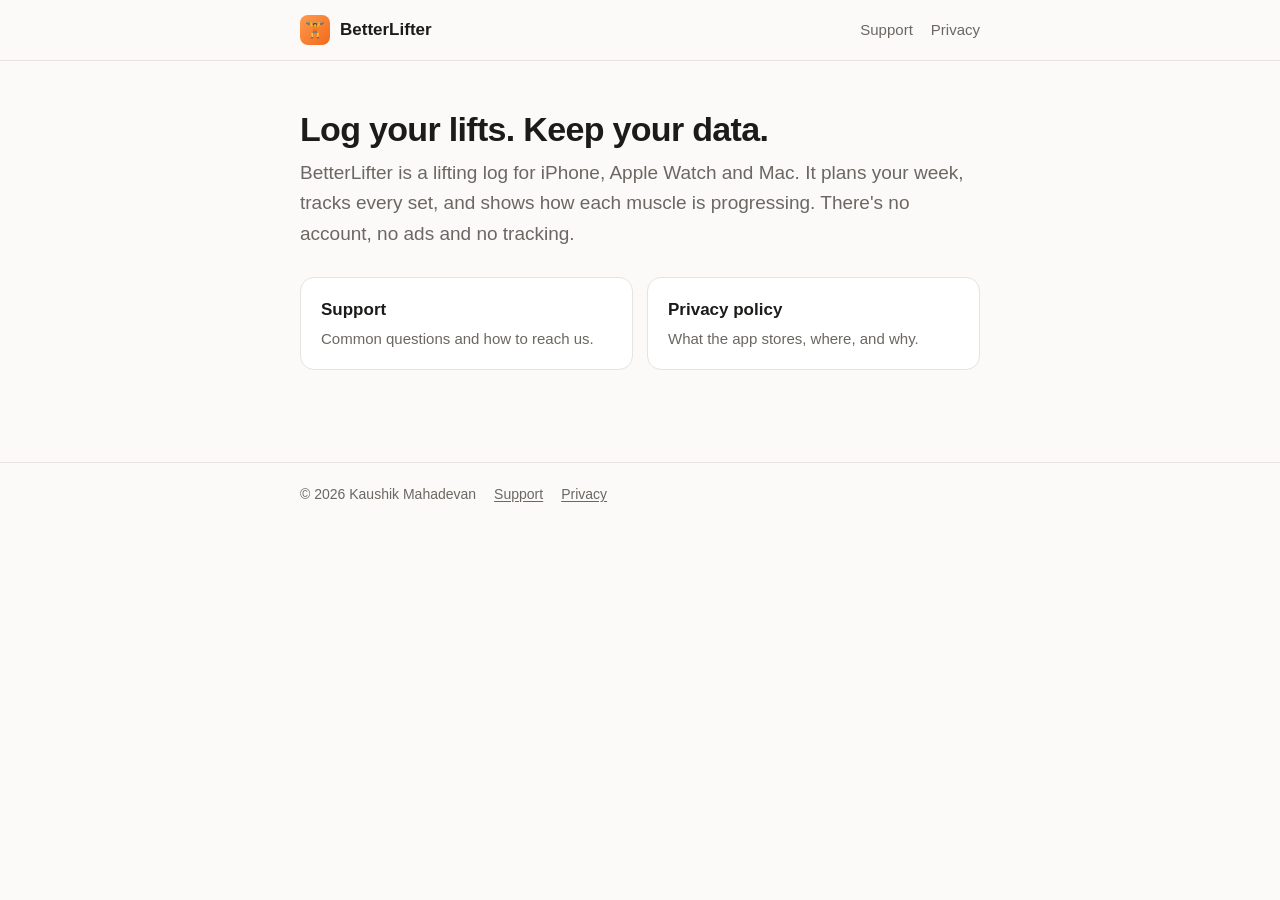
<file: index.html>
<!doctype html>
<html lang="en">
<head>
  <meta charset="utf-8">
  <meta name="viewport" content="width=device-width, initial-scale=1">
  <title>BetterLifter</title>
  <meta name="description" content="BetterLifter is a lifting log for iPhone, Apple Watch and Mac that keeps your training on your devices.">
  <link rel="stylesheet" href="style.css">
</head>
<body>
  <header class="site"><div class="wrap">
    <a class="brand" href="./"><span class="mark" aria-hidden="true">🏋️</span>BetterLifter</a>
    <nav><a href="support/">Support</a><a href="privacy/">Privacy</a></nav>
  </div></header>

  <main><div class="wrap">
    <h1>Log your lifts. Keep your data.</h1>
    <p class="lede">BetterLifter is a lifting log for iPhone, Apple Watch and Mac. It plans your week, tracks every set,
      and shows how each muscle is progressing. There's no account, no ads and no tracking.</p>

    <div class="cards">
      <a class="card" href="support/"><h3>Support</h3><p>Common questions and how to reach us.</p></a>
      <a class="card" href="privacy/"><h3>Privacy policy</h3><p>What the app stores, where, and why.</p></a>
    </div>
  </div></main>

  <footer class="site"><div class="wrap">
    <span>© 2026 Kaushik Mahadevan</span><a href="support/">Support</a><a href="privacy/">Privacy</a>
  </div></footer>
</body>
</html>
</file>
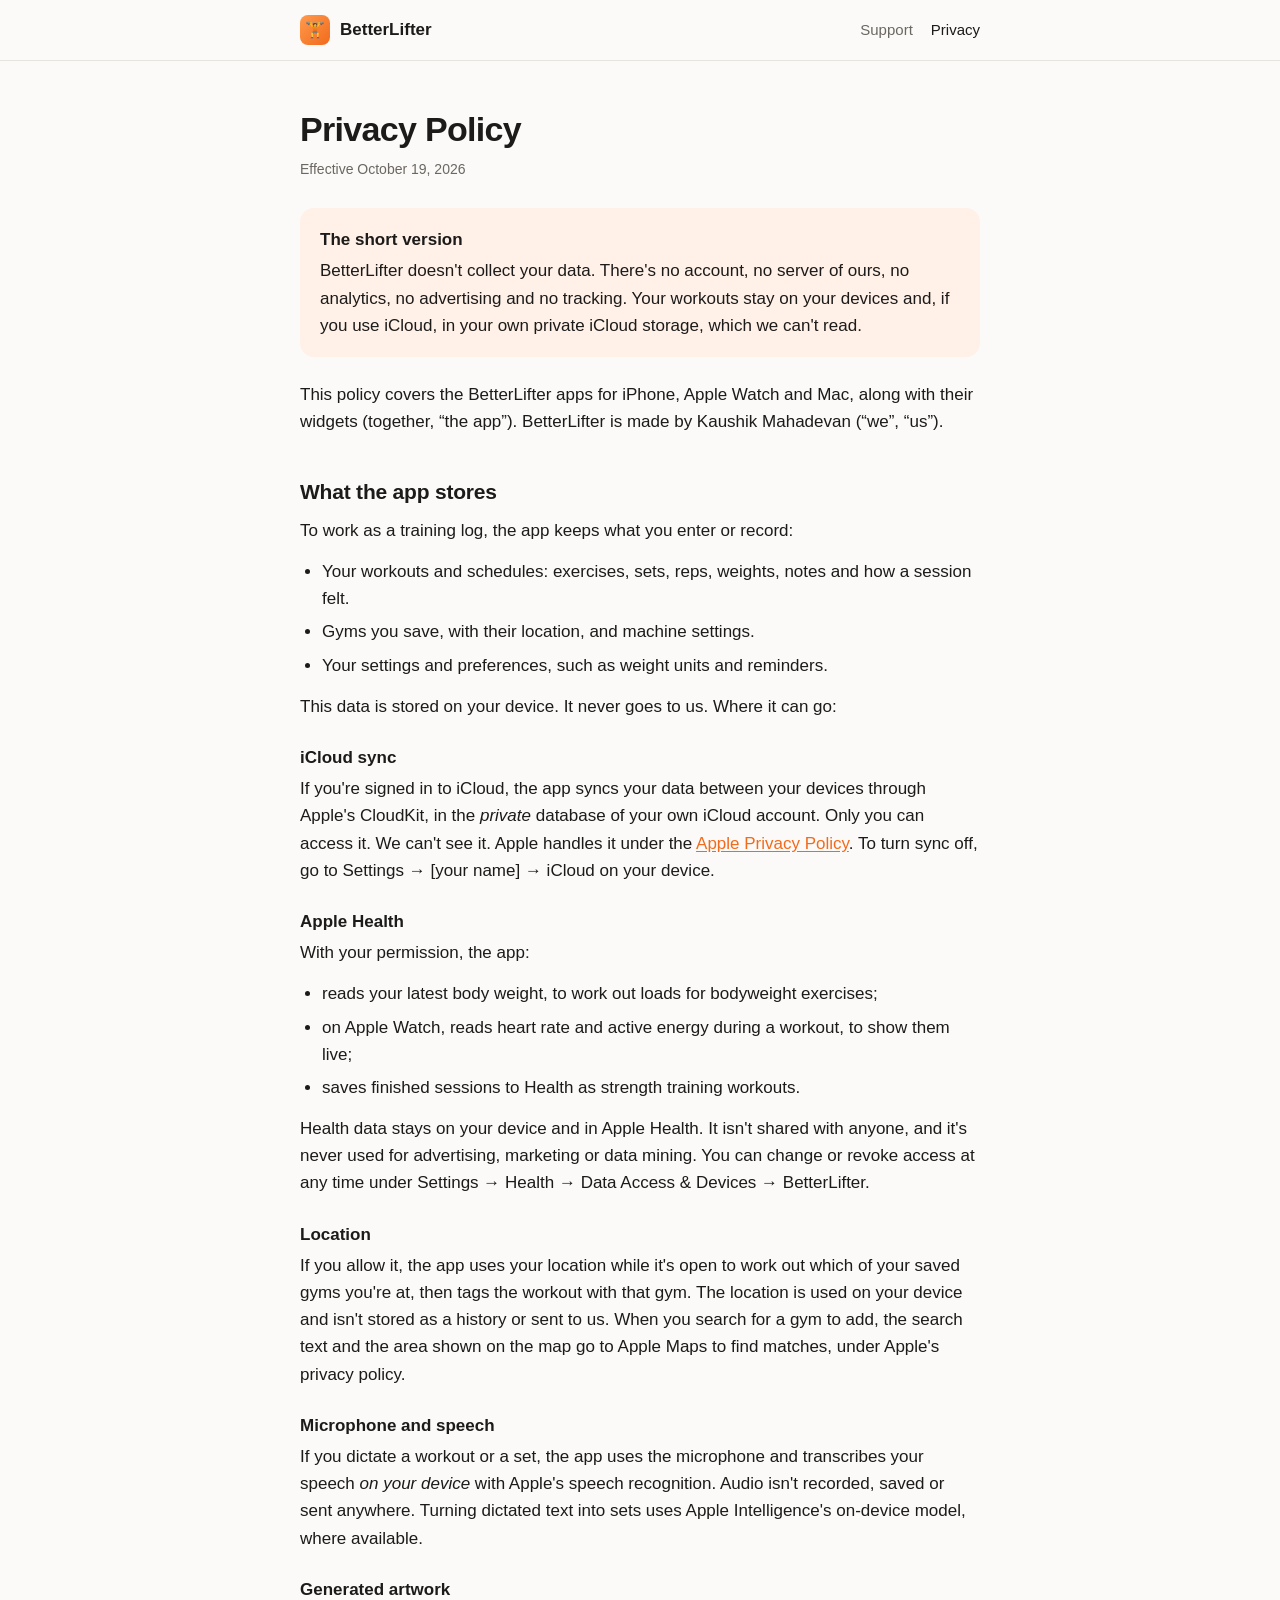
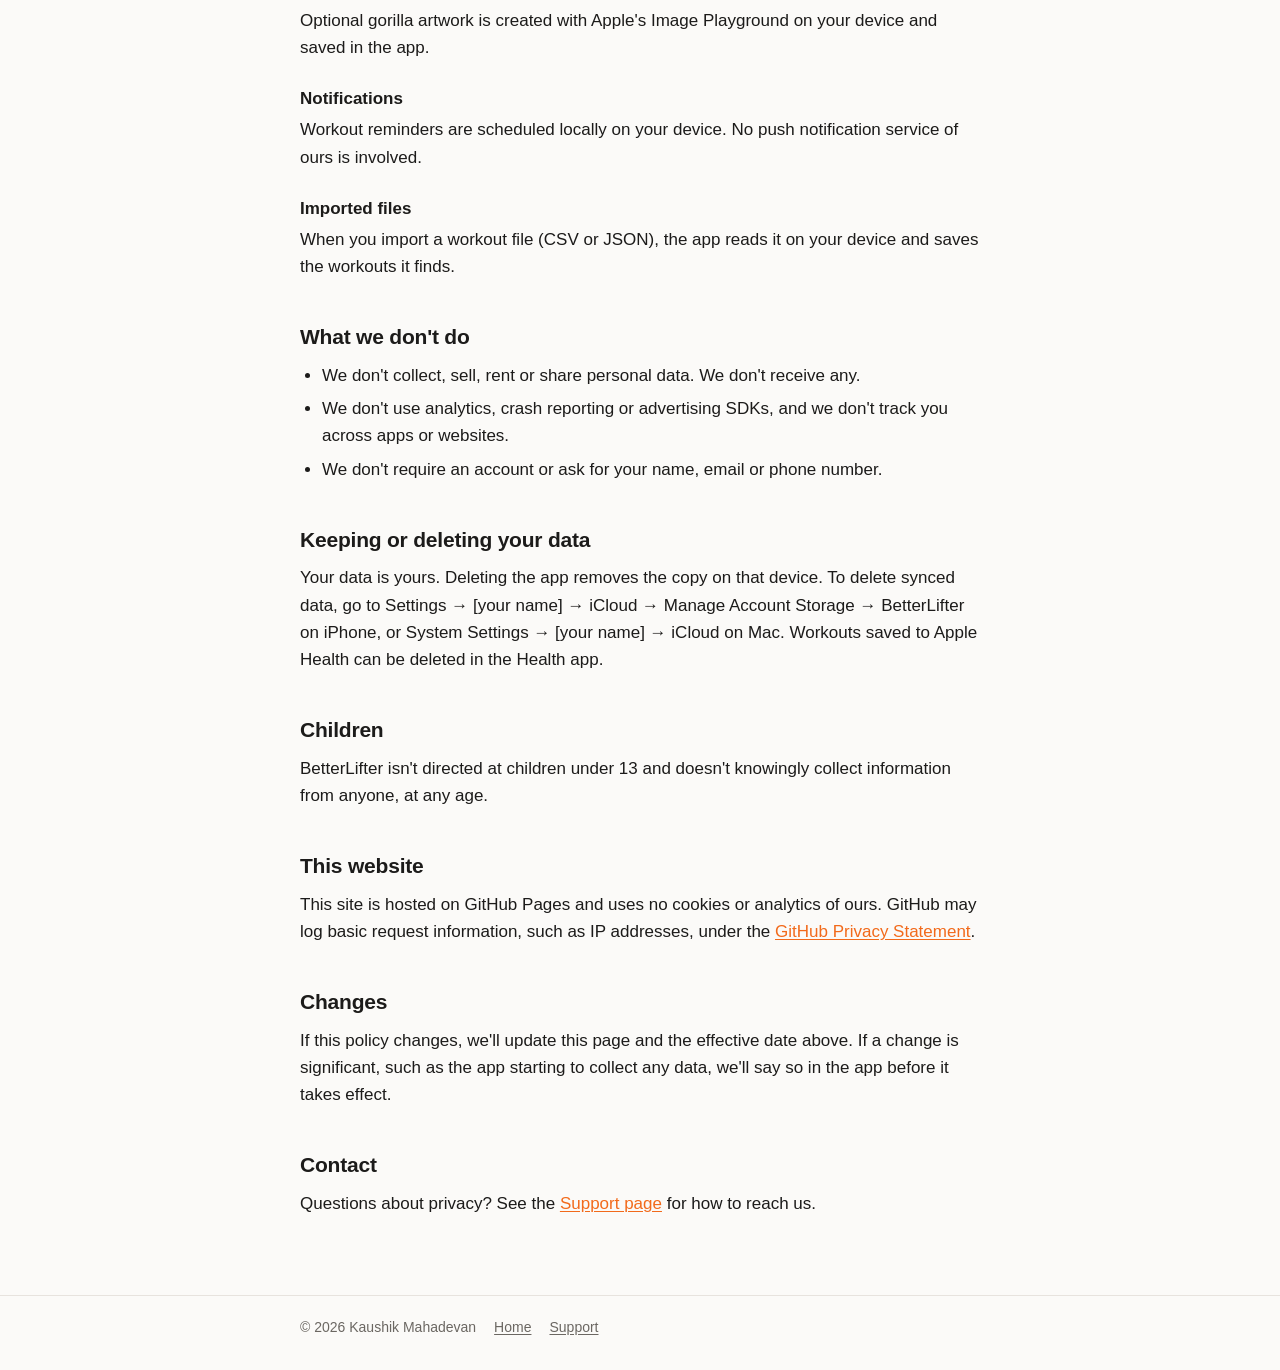
<file: privacy/index.html>
<!doctype html>
<html lang="en">
<head>
  <meta charset="utf-8">
  <meta name="viewport" content="width=device-width, initial-scale=1">
  <title>Privacy Policy · BetterLifter</title>
  <meta name="description" content="BetterLifter's privacy policy. The app collects no data: your training stays on your devices and in your own iCloud.">
  <link rel="stylesheet" href="../style.css">
</head>
<body>
  <header class="site"><div class="wrap">
    <a class="brand" href="../"><span class="mark" aria-hidden="true">🏋️</span>BetterLifter</a>
    <nav><a href="../support/">Support</a><a href="./" aria-current="page">Privacy</a></nav>
  </div></header>

  <main><div class="wrap">
    <h1>Privacy Policy</h1>
    <p class="meta">Effective October 19, 2026</p>

    <div class="callout">
      <strong>The short version</strong>
      BetterLifter doesn't collect your data. There's no account, no server of ours, no analytics, no advertising and
      no tracking. Your workouts stay on your devices and, if you use iCloud, in your own private iCloud storage, which
      we can't read.
    </div>

    <p>This policy covers the BetterLifter apps for iPhone, Apple Watch and Mac, along with their widgets
      (together, “the app”). BetterLifter is made by Kaushik Mahadevan (“we”, “us”).</p>

    <h2>What the app stores</h2>
    <p>To work as a training log, the app keeps what you enter or record:</p>
    <ul>
      <li>Your workouts and schedules: exercises, sets, reps, weights, notes and how a session felt.</li>
      <li>Gyms you save, with their location, and machine settings.</li>
      <li>Your settings and preferences, such as weight units and reminders.</li>
    </ul>
    <p>This data is stored on your device. It never goes to us. Where it can go:</p>

    <h3>iCloud sync</h3>
    <p>If you're signed in to iCloud, the app syncs your data between your devices through Apple's CloudKit, in the
      <em>private</em> database of your own iCloud account. Only you can access it. We can't see it.
      Apple handles it under the <a href="https://www.apple.com/legal/privacy/">Apple Privacy Policy</a>.
      To turn sync off, go to Settings → [your name] → iCloud on your device.</p>

    <h3>Apple Health</h3>
    <p>With your permission, the app:</p>
    <ul>
      <li>reads your latest body weight, to work out loads for bodyweight exercises;</li>
      <li>on Apple Watch, reads heart rate and active energy during a workout, to show them live;</li>
      <li>saves finished sessions to Health as strength training workouts.</li>
    </ul>
    <p>Health data stays on your device and in Apple Health. It isn't shared with anyone, and it's never used for
      advertising, marketing or data mining. You can change or revoke access at any time under
      Settings → Health → Data Access &amp; Devices → BetterLifter.</p>

    <h3>Location</h3>
    <p>If you allow it, the app uses your location while it's open to work out which of your saved gyms you're at, then
      tags the workout with that gym. The location is used on your device and isn't stored as a history or sent to
      us. When you search for a gym to add, the search text and the area shown on the map go to Apple Maps to find
      matches, under Apple's privacy policy.</p>

    <h3>Microphone and speech</h3>
    <p>If you dictate a workout or a set, the app uses the microphone and transcribes your speech <em>on your
      device</em> with Apple's speech recognition. Audio isn't recorded, saved or sent anywhere. Turning dictated text
      into sets uses Apple Intelligence's on-device model, where available.</p>

    <h3>Generated artwork</h3>
    <p>Optional gorilla artwork is created with Apple's Image Playground on your device and saved in the app.</p>

    <h3>Notifications</h3>
    <p>Workout reminders are scheduled locally on your device. No push notification service of ours is involved.</p>

    <h3>Imported files</h3>
    <p>When you import a workout file (CSV or JSON), the app reads it on your device and saves the workouts it finds.</p>

    <h2>What we don't do</h2>
    <ul>
      <li>We don't collect, sell, rent or share personal data. We don't receive any.</li>
      <li>We don't use analytics, crash reporting or advertising SDKs, and we don't track you across apps or websites.</li>
      <li>We don't require an account or ask for your name, email or phone number.</li>
    </ul>

    <h2>Keeping or deleting your data</h2>
    <p>Your data is yours. Deleting the app removes the copy on that device. To delete synced data, go to
      Settings → [your name] → iCloud → Manage Account Storage → BetterLifter on iPhone, or
      System Settings → [your name] → iCloud on Mac. Workouts saved to Apple Health can be deleted in the Health app.</p>

    <h2>Children</h2>
    <p>BetterLifter isn't directed at children under 13 and doesn't knowingly collect information from anyone, at
      any age.</p>

    <h2>This website</h2>
    <p>This site is hosted on GitHub Pages and uses no cookies or analytics of ours. GitHub may log basic request
      information, such as IP addresses, under the
      <a href="https://docs.github.com/site-policy/privacy-policies/github-general-privacy-statement">GitHub Privacy Statement</a>.</p>

    <h2>Changes</h2>
    <p>If this policy changes, we'll update this page and the effective date above. If a change is significant, such as
      the app starting to collect any data, we'll say so in the app before it takes effect.</p>

    <h2>Contact</h2>
    <p>Questions about privacy? See the <a href="../support/">Support page</a> for how to reach us.</p>
  </div></main>

  <footer class="site"><div class="wrap">
    <span>© 2026 Kaushik Mahadevan</span><a href="../">Home</a><a href="../support/">Support</a>
  </div></footer>
</body>
</html>
</file>
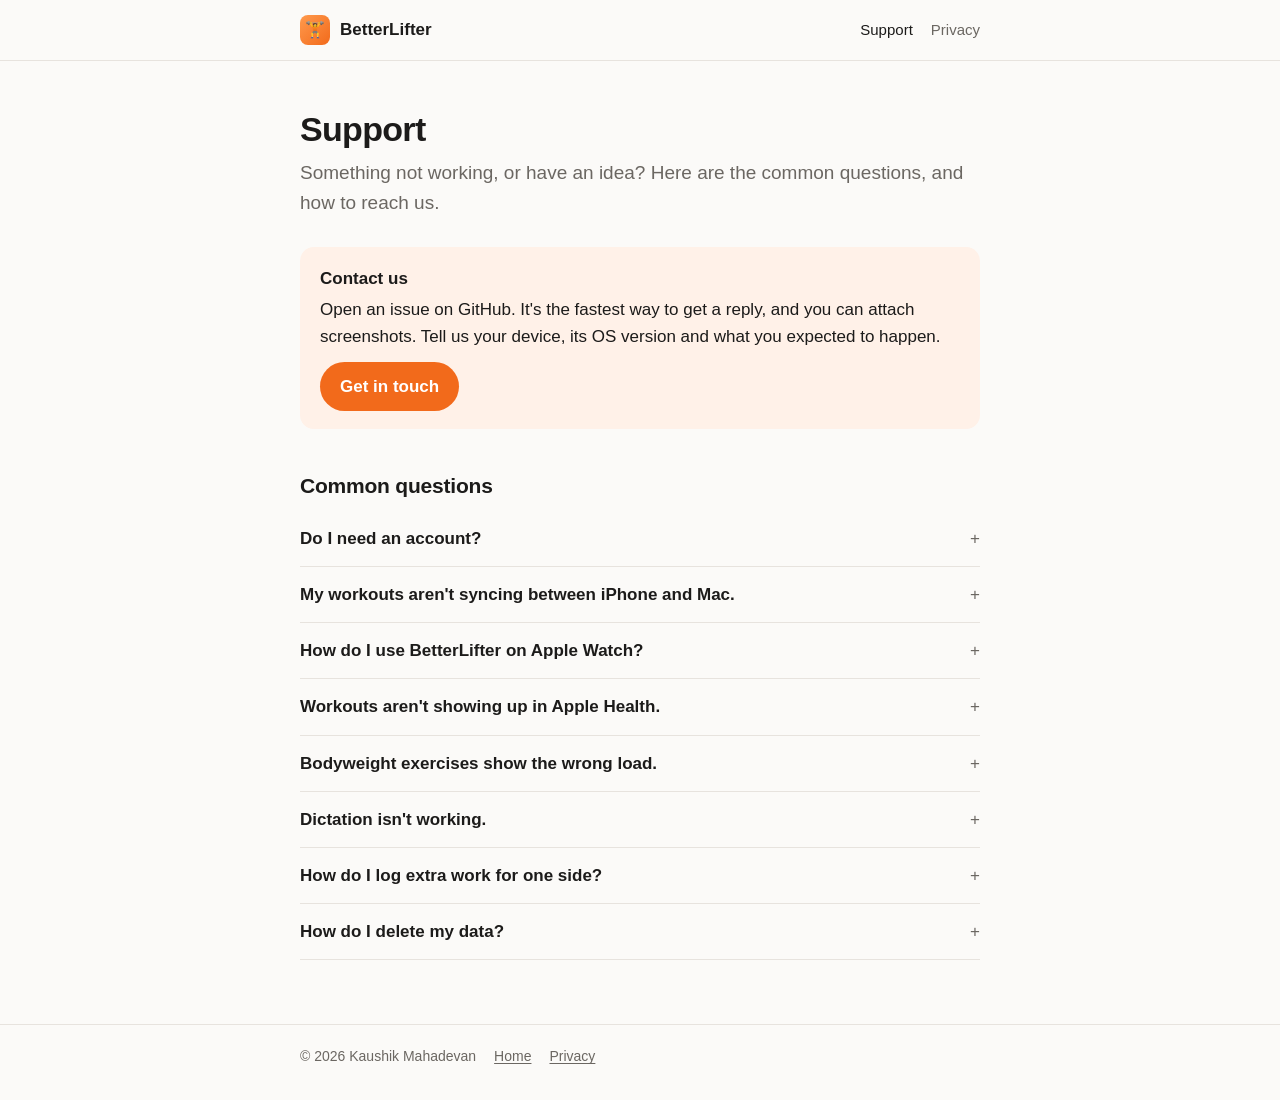
<file: support/index.html>
<!doctype html>
<html lang="en">
<head>
  <meta charset="utf-8">
  <meta name="viewport" content="width=device-width, initial-scale=1">
  <title>Support · BetterLifter</title>
  <meta name="description" content="Get help with BetterLifter: common questions about sync, Apple Health, Apple Watch and your data.">
  <link rel="stylesheet" href="../style.css">
</head>
<body>
  <header class="site"><div class="wrap">
    <a class="brand" href="../"><span class="mark" aria-hidden="true">🏋️</span>BetterLifter</a>
    <nav><a href="./" aria-current="page">Support</a><a href="../privacy/">Privacy</a></nav>
  </div></header>

  <main><div class="wrap">
    <h1>Support</h1>
    <p class="lede">Something not working, or have an idea? Here are the common questions, and how to reach us.</p>

    <div class="callout">
      <strong>Contact us</strong>
      Open an issue on GitHub. It's the fastest way to get a reply, and you can attach screenshots.
      Tell us your device, its OS version and what you expected to happen.
      <p style="margin:12px 0 0"><a class="button" href="https://github.com/KauMah/betterlifter-site/issues/new">Get in touch</a></p>
    </div>

    <h2>Common questions</h2>

    <details>
      <summary>Do I need an account?</summary>
      <p>No. BetterLifter has no sign-up. Your data stays on your devices and, if you're signed in to iCloud, syncs
        through your own private iCloud.</p>
    </details>

    <details>
      <summary>My workouts aren't syncing between iPhone and Mac.</summary>
      <p>Check that both devices are signed in to the same Apple Account and that iCloud is on for BetterLifter
        (Settings → [your name] → iCloud). Sync can take a few minutes, and it waits for a network connection.
        Opening the app on each device helps it catch up.</p>
    </details>

    <details>
      <summary>How do I use BetterLifter on Apple Watch?</summary>
      <p>Install the watch app from the Watch app on your iPhone (My Watch → Available Apps). When you start a workout
        on your phone it appears on your watch, and you can log sets from either one. Your watch shows heart rate
        while a workout is in progress.</p>
    </details>

    <details>
      <summary>Workouts aren't showing up in Apple Health.</summary>
      <p>Go to Settings → Health → Data Access &amp; Devices → BetterLifter and turn on Workouts. Sessions are saved to
        Health when you finish them.</p>
    </details>

    <details>
      <summary>Bodyweight exercises show the wrong load.</summary>
      <p>BetterLifter reads your latest body weight from Apple Health. Log a current weight in Health, and allow
        BetterLifter to read Body Weight under Settings → Health → Data Access &amp; Devices.</p>
    </details>

    <details>
      <summary>Dictation isn't working.</summary>
      <p>Allow microphone and speech recognition access under Settings → Privacy &amp; Security. Transcription runs
        on your device, so the first use may need to download your language's speech model.</p>
    </details>

    <details>
      <summary>How do I log extra work for one side?</summary>
      <p>When adding an exercise, pick <em>Left only</em> or <em>Right only</em>. One-side sets are tracked
        separately, so your history and personal records stay accurate for each side.</p>
    </details>

    <details>
      <summary>How do I delete my data?</summary>
      <p>Deleting the app removes the data on that device. To remove synced data, go to Settings → [your name] →
        iCloud → Manage Account Storage → BetterLifter. Workouts saved to Apple Health can be deleted in the Health app.
        See the <a href="../privacy/">Privacy Policy</a> for details.</p>
    </details>
  </div></main>

  <footer class="site"><div class="wrap">
    <span>© 2026 Kaushik Mahadevan</span><a href="../">Home</a><a href="../privacy/">Privacy</a>
  </div></footer>
</body>
</html>
</file>
<file: style.css>
:root {
  --bg: #fbfaf8;
  --surface: #ffffff;
  --text: #1c1b1a;
  --muted: #6b6762;
  --line: #e7e3de;
  --accent: #f26a1b;
  --accent-soft: #fff1e8;
  color-scheme: light dark;
}
@media (prefers-color-scheme: dark) {
  :root {
    --bg: #121110;
    --surface: #1c1a19;
    --text: #f2efec;
    --muted: #a39d97;
    --line: #2e2b29;
    --accent: #ff8a42;
    --accent-soft: #2a1d14;
  }
}
* { box-sizing: border-box; }
html { -webkit-text-size-adjust: 100%; }
body {
  margin: 0;
  background: var(--bg);
  color: var(--text);
  font: 17px/1.6 -apple-system, BlinkMacSystemFont, "SF Pro Text", "Segoe UI", Roboto, Helvetica, Arial, sans-serif;
}
a { color: var(--accent); text-underline-offset: 2px; }
.wrap { max-width: 720px; margin: 0 auto; padding: 0 20px; }

header.site { border-bottom: 1px solid var(--line); }
header.site .wrap { display: flex; align-items: center; justify-content: space-between; gap: 16px; height: 60px; }
.brand { display: flex; align-items: center; gap: 10px; font-weight: 700; color: var(--text); text-decoration: none; }
.brand .mark {
  width: 30px; height: 30px; border-radius: 8px; display: grid; place-items: center;
  background: linear-gradient(135deg, #ff9a4d, var(--accent)); color: #fff; font-size: 16px;
}
nav a { color: var(--muted); text-decoration: none; margin-left: 18px; font-size: 15px; }
nav a:hover, nav a[aria-current="page"] { color: var(--text); }

main { padding: 48px 0 64px; }
h1 { font-size: 34px; line-height: 1.2; letter-spacing: -0.02em; margin: 0 0 8px; }
h2 { font-size: 21px; letter-spacing: -0.01em; margin: 40px 0 8px; }
h3 { font-size: 17px; margin: 24px 0 4px; }
p, ul { margin: 0 0 14px; }
ul { padding-left: 22px; }
li { margin-bottom: 6px; }
.lede { color: var(--muted); font-size: 19px; margin-bottom: 28px; }
.meta { color: var(--muted); font-size: 14px; margin-bottom: 28px; }

.callout {
  background: var(--accent-soft); border-radius: 14px; padding: 18px 20px; margin: 24px 0;
}
.callout strong { display: block; margin-bottom: 4px; }

.cards { display: grid; grid-template-columns: repeat(auto-fit, minmax(200px, 1fr)); gap: 14px; margin: 28px 0; }
.card {
  background: var(--surface); border: 1px solid var(--line); border-radius: 14px; padding: 18px 20px;
  color: var(--text); text-decoration: none; display: block;
}
a.card:hover { border-color: var(--accent); }
.card h3 { margin: 0 0 4px; }
.card p { margin: 0; color: var(--muted); font-size: 15px; }

details { border-bottom: 1px solid var(--line); padding: 14px 0; }
details summary { cursor: pointer; font-weight: 600; list-style: none; }
details summary::-webkit-details-marker { display: none; }
details summary::after { content: "+"; float: right; color: var(--muted); font-weight: 400; }
details[open] summary::after { content: "−"; }
details > *:not(summary) { margin-top: 10px; }

.button {
  display: inline-block; background: var(--accent); color: #fff; text-decoration: none;
  padding: 11px 20px; border-radius: 999px; font-weight: 600;
}

footer.site { border-top: 1px solid var(--line); color: var(--muted); font-size: 14px; }
footer.site .wrap { padding-top: 20px; padding-bottom: 32px; display: flex; flex-wrap: wrap; gap: 6px 18px; }
footer.site a { color: var(--muted); }

@media (max-width: 520px) {
  h1 { font-size: 28px; }
  nav a { margin-left: 12px; }
  main { padding-top: 32px; }
}
</file>
